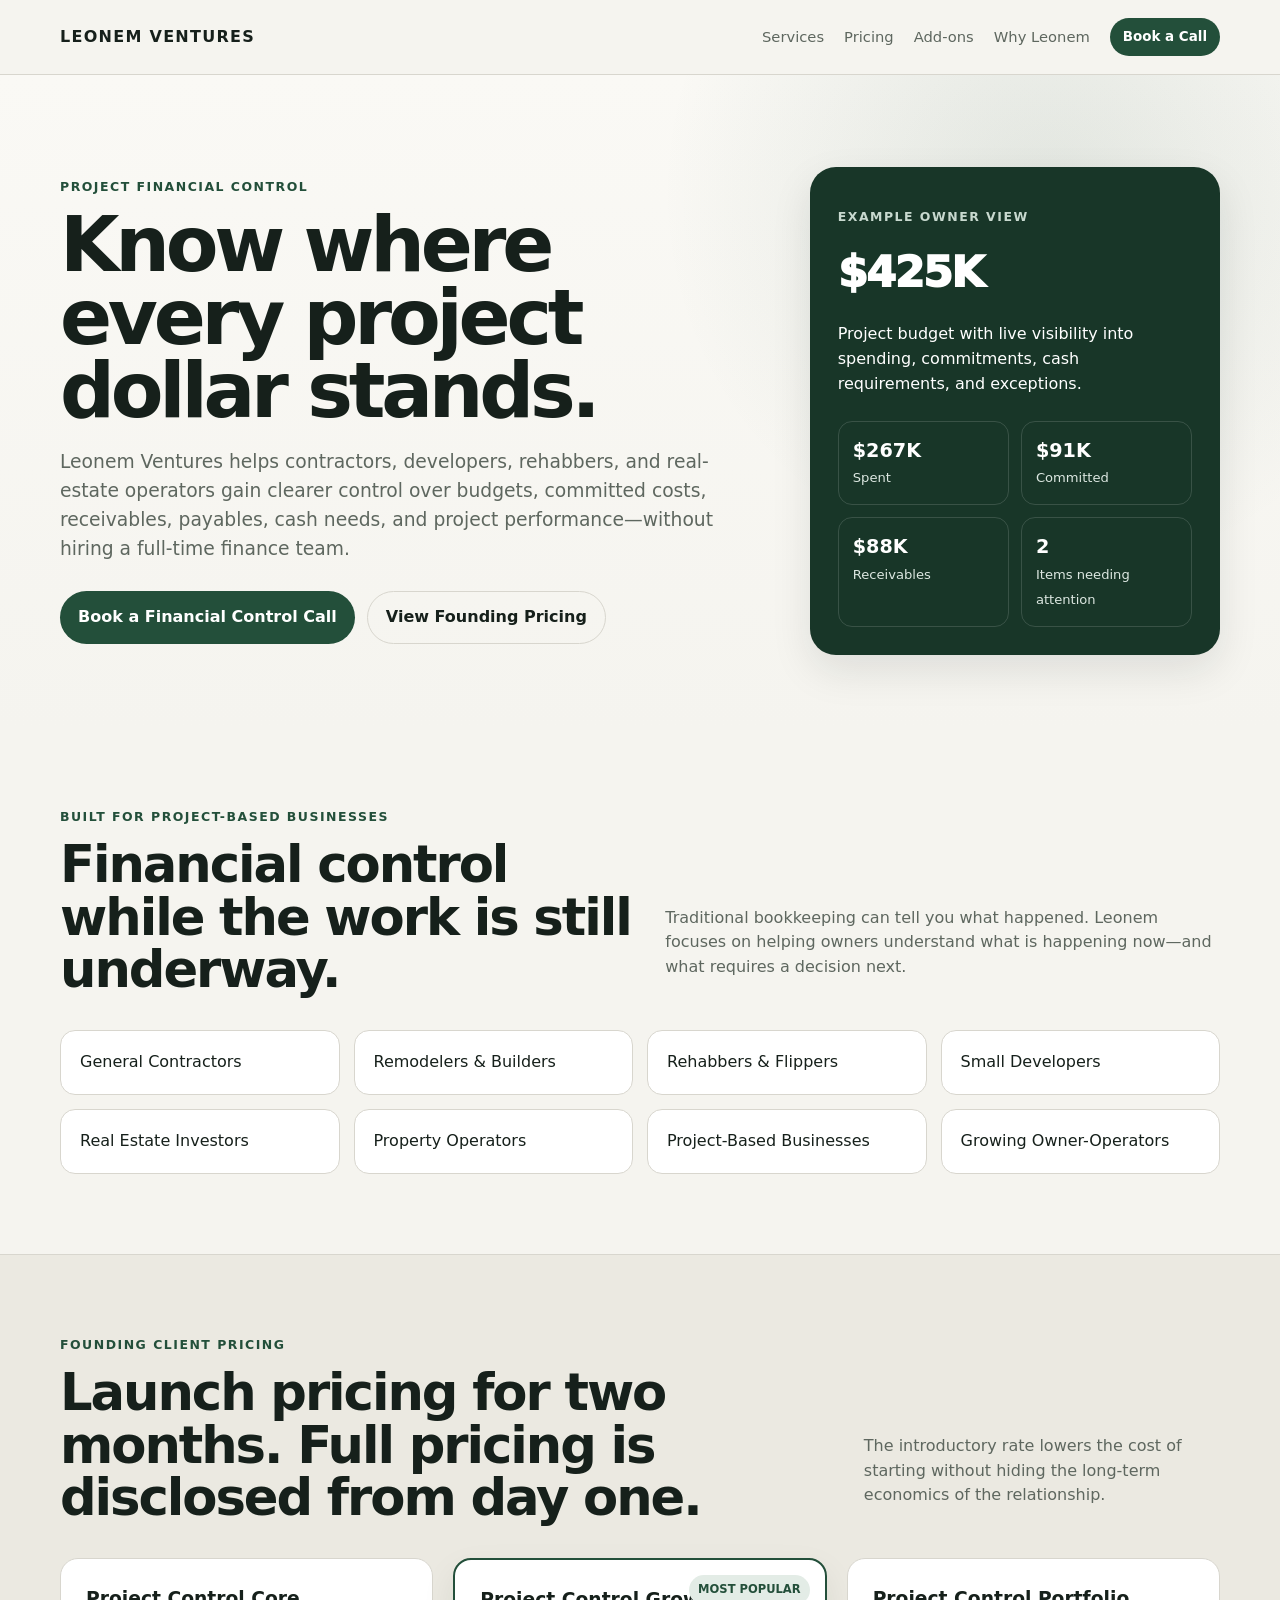
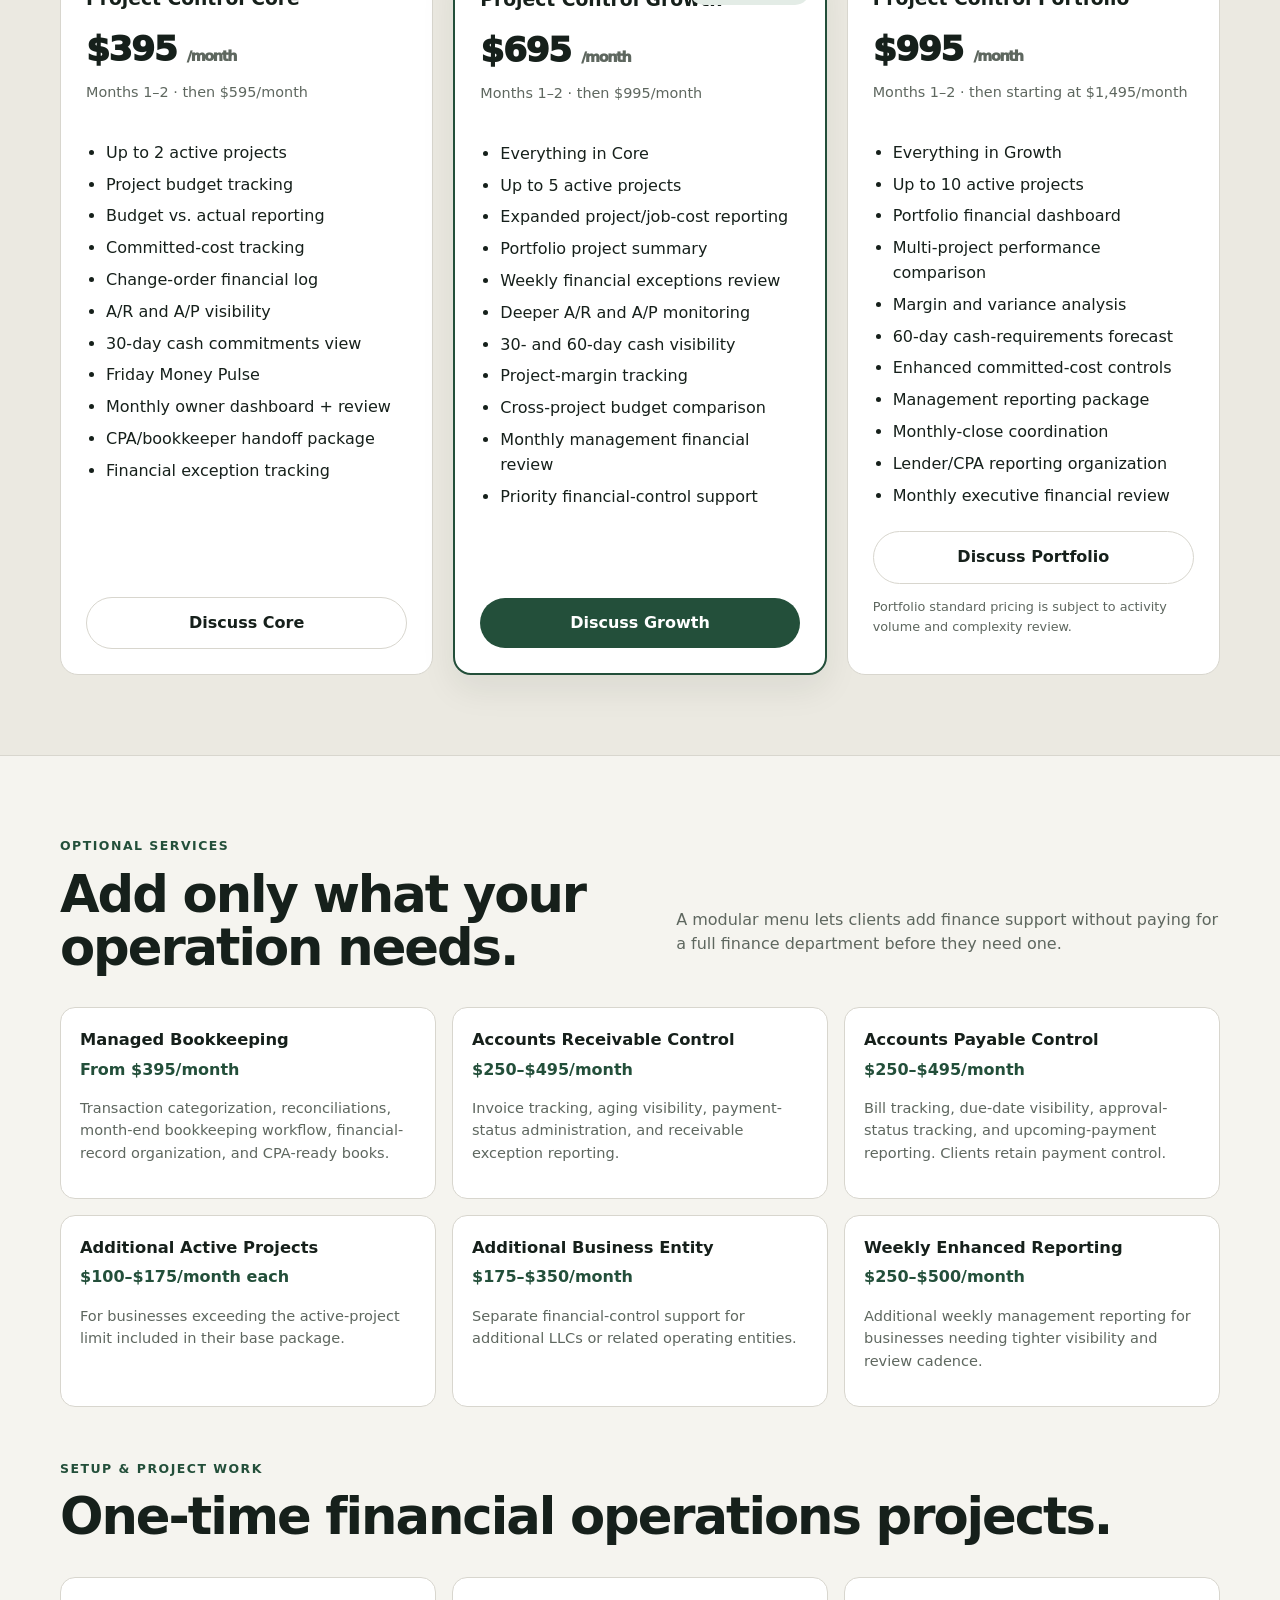
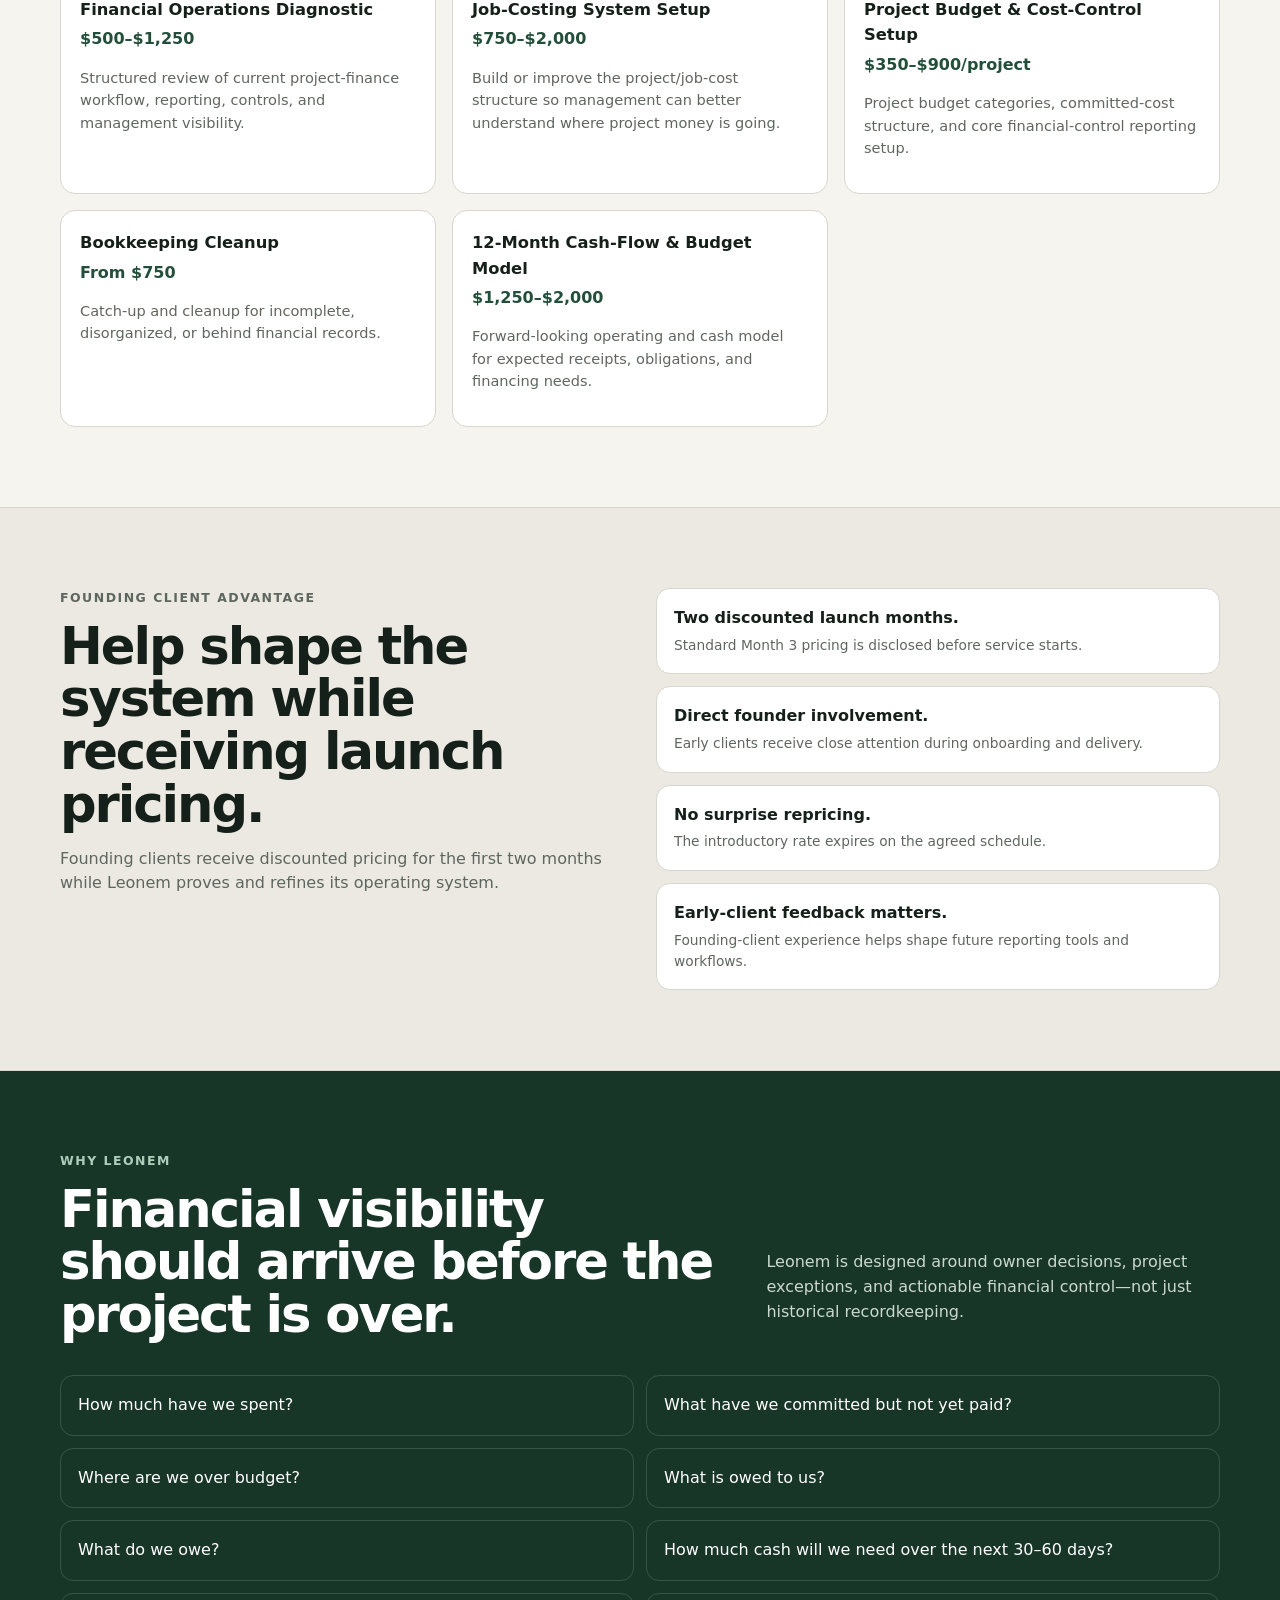
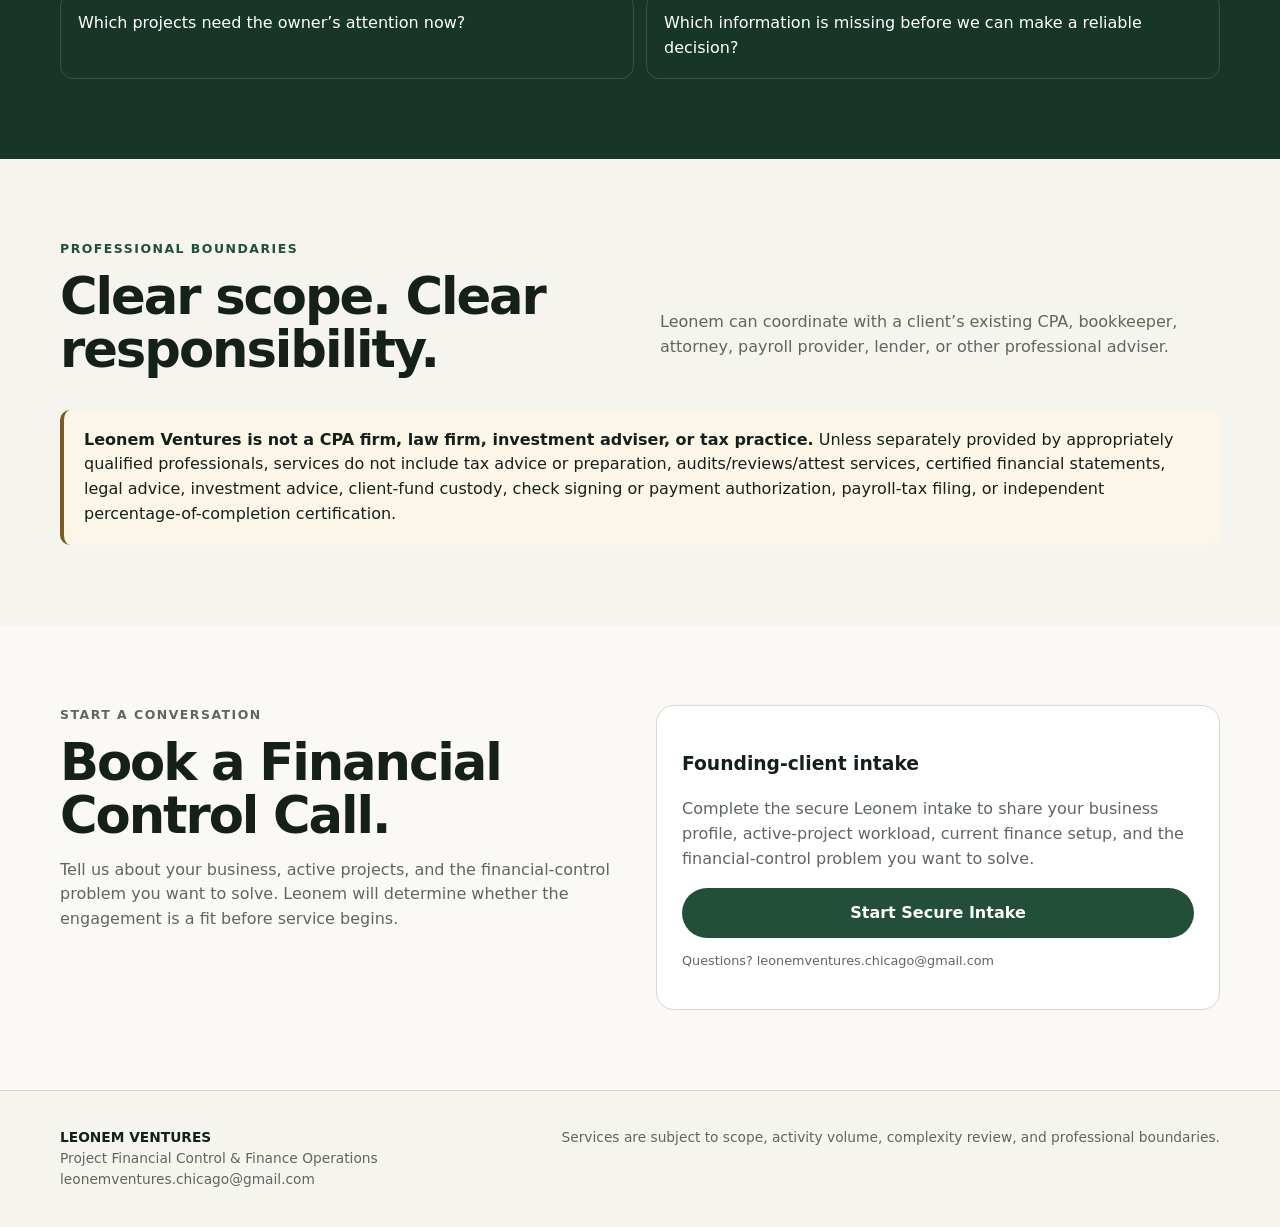
<file: index.html>
<!doctype html>
<html lang="en">
<head>
  <meta charset="utf-8">
  <meta name="viewport" content="width=device-width, initial-scale=1">
  <meta name="description" content="Leonem Ventures provides project financial control and finance operations for contractors, developers, rehabbers, and real-estate operators.">
  <title>Leonem Ventures | Project Financial Control</title>
  <link rel="stylesheet" href="styles.css">
  <script>function initApollo(){var n=Math.random().toString(36).substring(7),o=document.createElement("script");
  o.src="https://assets.apollo.io/micro/website-tracker/tracker.iife.js?nocache="+n,o.async=!0,o.defer=!0,
  o.onload=function(){window.trackingFunctions.onLoad({appId:"6a95fcc9fbc06c00207082d8"})},
  document.head.appendChild(o)}initApollo();</script>
</head>
<body>
  <header class="site-header">
    <div class="wrap nav">
      <a class="brand" href="#top">LEONEM VENTURES</a>
      <nav aria-label="Primary navigation">
        <a href="#services">Services</a>
        <a href="#pricing">Pricing</a>
        <a href="#addons">Add-ons</a>
        <a href="#why">Why Leonem</a>
        <a class="button small" href="#contact">Book a Call</a>
      </nav>
    </div>
  </header>

  <main id="top">
    <section class="hero">
      <div class="wrap hero-grid">
        <div>
          <p class="eyebrow">Project Financial Control</p>
          <h1>Know where every project dollar stands.</h1>
          <p class="lead">Leonem Ventures helps contractors, developers, rehabbers, and real-estate operators gain clearer control over budgets, committed costs, receivables, payables, cash needs, and project performance—without hiring a full-time finance team.</p>
          <div class="actions">
            <a class="button" href="#contact">Book a Financial Control Call</a>
            <a class="button ghost" href="#pricing">View Founding Pricing</a>
          </div>
        </div>
        <aside class="owner-view" aria-label="Example owner financial view">
          <p class="overline">Example owner view</p>
          <div class="big-number">$425K</div>
          <p>Project budget with live visibility into spending, commitments, cash requirements, and exceptions.</p>
          <div class="metric-grid">
            <div><strong>$267K</strong><span>Spent</span></div>
            <div><strong>$91K</strong><span>Committed</span></div>
            <div><strong>$88K</strong><span>Receivables</span></div>
            <div><strong>2</strong><span>Items needing attention</span></div>
          </div>
        </aside>
      </div>
    </section>

    <section id="services">
      <div class="wrap">
        <div class="section-head">
          <div><p class="eyebrow">Built for project-based businesses</p><h2>Financial control while the work is still underway.</h2></div>
          <p>Traditional bookkeeping can tell you what happened. Leonem focuses on helping owners understand what is happening now—and what requires a decision next.</p>
        </div>
        <div class="audience-grid">
          <div>General Contractors</div><div>Remodelers & Builders</div><div>Rehabbers & Flippers</div><div>Small Developers</div>
          <div>Real Estate Investors</div><div>Property Operators</div><div>Project-Based Businesses</div><div>Growing Owner-Operators</div>
        </div>
      </div>
    </section>

    <section id="pricing" class="soft">
      <div class="wrap">
        <div class="section-head">
          <div><p class="eyebrow">Founding client pricing</p><h2>Launch pricing for two months. Full pricing is disclosed from day one.</h2></div>
          <p>The introductory rate lowers the cost of starting without hiding the long-term economics of the relationship.</p>
        </div>
        <div class="pricing-grid">
          <article class="price-card">
            <h3>Project Control Core</h3>
            <p class="price">$395 <span>/month</span></p>
            <p class="after">Months 1–2 · then $595/month</p>
            <ul>
              <li>Up to 2 active projects</li><li>Project budget tracking</li><li>Budget vs. actual reporting</li><li>Committed-cost tracking</li><li>Change-order financial log</li><li>A/R and A/P visibility</li><li>30-day cash commitments view</li><li>Friday Money Pulse</li><li>Monthly owner dashboard + review</li><li>CPA/bookkeeper handoff package</li><li>Financial exception tracking</li>
            </ul>
            <a class="button ghost full" href="#contact">Discuss Core</a>
          </article>

          <article class="price-card featured">
            <span class="badge">Most Popular</span>
            <h3>Project Control Growth</h3>
            <p class="price">$695 <span>/month</span></p>
            <p class="after">Months 1–2 · then $995/month</p>
            <ul>
              <li>Everything in Core</li><li>Up to 5 active projects</li><li>Expanded project/job-cost reporting</li><li>Portfolio project summary</li><li>Weekly financial exceptions review</li><li>Deeper A/R and A/P monitoring</li><li>30- and 60-day cash visibility</li><li>Project-margin tracking</li><li>Cross-project budget comparison</li><li>Monthly management financial review</li><li>Priority financial-control support</li>
            </ul>
            <a class="button full" href="#contact">Discuss Growth</a>
          </article>

          <article class="price-card">
            <h3>Project Control Portfolio</h3>
            <p class="price">$995 <span>/month</span></p>
            <p class="after">Months 1–2 · then starting at $1,495/month</p>
            <ul>
              <li>Everything in Growth</li><li>Up to 10 active projects</li><li>Portfolio financial dashboard</li><li>Multi-project performance comparison</li><li>Margin and variance analysis</li><li>60-day cash-requirements forecast</li><li>Enhanced committed-cost controls</li><li>Management reporting package</li><li>Monthly-close coordination</li><li>Lender/CPA reporting organization</li><li>Monthly executive financial review</li>
            </ul>
            <a class="button ghost full" href="#contact">Discuss Portfolio</a>
            <p class="fine">Portfolio standard pricing is subject to activity volume and complexity review.</p>
          </article>
        </div>
      </div>
    </section>

    <section id="addons">
      <div class="wrap">
        <div class="section-head">
          <div><p class="eyebrow">Optional services</p><h2>Add only what your operation needs.</h2></div>
          <p>A modular menu lets clients add finance support without paying for a full finance department before they need one.</p>
        </div>
        <div class="service-grid">
          <article><h3>Managed Bookkeeping</h3><strong>From $395/month</strong><p>Transaction categorization, reconciliations, month-end bookkeeping workflow, financial-record organization, and CPA-ready books.</p></article>
          <article><h3>Accounts Receivable Control</h3><strong>$250–$495/month</strong><p>Invoice tracking, aging visibility, payment-status administration, and receivable exception reporting.</p></article>
          <article><h3>Accounts Payable Control</h3><strong>$250–$495/month</strong><p>Bill tracking, due-date visibility, approval-status tracking, and upcoming-payment reporting. Clients retain payment control.</p></article>
          <article><h3>Additional Active Projects</h3><strong>$100–$175/month each</strong><p>For businesses exceeding the active-project limit included in their base package.</p></article>
          <article><h3>Additional Business Entity</h3><strong>$175–$350/month</strong><p>Separate financial-control support for additional LLCs or related operating entities.</p></article>
          <article><h3>Weekly Enhanced Reporting</h3><strong>$250–$500/month</strong><p>Additional weekly management reporting for businesses needing tighter visibility and review cadence.</p></article>
        </div>

        <div class="section-head second">
          <div><p class="eyebrow">Setup & project work</p><h2>One-time financial operations projects.</h2></div>
        </div>
        <div class="service-grid">
          <article><h3>Financial Operations Diagnostic</h3><strong>$500–$1,250</strong><p>Structured review of current project-finance workflow, reporting, controls, and management visibility.</p></article>
          <article><h3>Job-Costing System Setup</h3><strong>$750–$2,000</strong><p>Build or improve the project/job-cost structure so management can better understand where project money is going.</p></article>
          <article><h3>Project Budget & Cost-Control Setup</h3><strong>$350–$900/project</strong><p>Project budget categories, committed-cost structure, and core financial-control reporting setup.</p></article>
          <article><h3>Bookkeeping Cleanup</h3><strong>From $750</strong><p>Catch-up and cleanup for incomplete, disorganized, or behind financial records.</p></article>
          <article><h3>12-Month Cash-Flow & Budget Model</h3><strong>$1,250–$2,000</strong><p>Forward-looking operating and cash model for expected receipts, obligations, and financing needs.</p></article>
        </div>
      </div>
    </section>

    <section class="founding">
      <div class="wrap two-col">
        <div><p class="eyebrow">Founding client advantage</p><h2>Help shape the system while receiving launch pricing.</h2><p>Founding clients receive discounted pricing for the first two months while Leonem proves and refines its operating system.</p></div>
        <div class="adv-list">
          <div><strong>Two discounted launch months.</strong><span>Standard Month 3 pricing is disclosed before service starts.</span></div>
          <div><strong>Direct founder involvement.</strong><span>Early clients receive close attention during onboarding and delivery.</span></div>
          <div><strong>No surprise repricing.</strong><span>The introductory rate expires on the agreed schedule.</span></div>
          <div><strong>Early-client feedback matters.</strong><span>Founding-client experience helps shape future reporting tools and workflows.</span></div>
        </div>
      </div>
    </section>

    <section id="why" class="dark">
      <div class="wrap">
        <div class="section-head">
          <div><p class="eyebrow light">Why Leonem</p><h2>Financial visibility should arrive before the project is over.</h2></div>
          <p>Leonem is designed around owner decisions, project exceptions, and actionable financial control—not just historical recordkeeping.</p>
        </div>
        <div class="question-grid">
          <div>How much have we spent?</div><div>What have we committed but not yet paid?</div><div>Where are we over budget?</div><div>What is owed to us?</div><div>What do we owe?</div><div>How much cash will we need over the next 30–60 days?</div><div>Which projects need the owner’s attention now?</div><div>Which information is missing before we can make a reliable decision?</div>
        </div>
      </div>
    </section>

    <section id="boundaries">
      <div class="wrap">
        <div class="section-head"><div><p class="eyebrow">Professional boundaries</p><h2>Clear scope. Clear responsibility.</h2></div><p>Leonem can coordinate with a client’s existing CPA, bookkeeper, attorney, payroll provider, lender, or other professional adviser.</p></div>
        <div class="notice"><strong>Leonem Ventures is not a CPA firm, law firm, investment adviser, or tax practice.</strong> Unless separately provided by appropriately qualified professionals, services do not include tax advice or preparation, audits/reviews/attest services, certified financial statements, legal advice, investment advice, client-fund custody, check signing or payment authorization, payroll-tax filing, or independent percentage-of-completion certification.</div>
      </div>
    </section>

    <section id="contact" class="contact">
      <div class="wrap two-col">
        <div><p class="eyebrow">Start a conversation</p><h2>Book a Financial Control Call.</h2><p>Tell us about your business, active projects, and the financial-control problem you want to solve. Leonem will determine whether the engagement is a fit before service begins.</p></div>
        <div class="contact-card">
          <h3>Founding-client intake</h3>
          <p>The customer site is ready. A real booking, email, or CRM destination will be connected before public outreach begins so customer information is never sent to a placeholder.</p>
          <a class="button full" href="#top">Review Services & Pricing</a>
        </div>
      </div>
    </section>
  </main>

  <footer>
    <div class="wrap footer-grid"><div><strong>LEONEM VENTURES</strong><br>Project Financial Control & Finance Operations</div><div>Services are subject to scope, activity volume, complexity review, and professional boundaries.</div></div>
  </footer>
  <script src="script.js"></script>
</body>
</html>
</file>
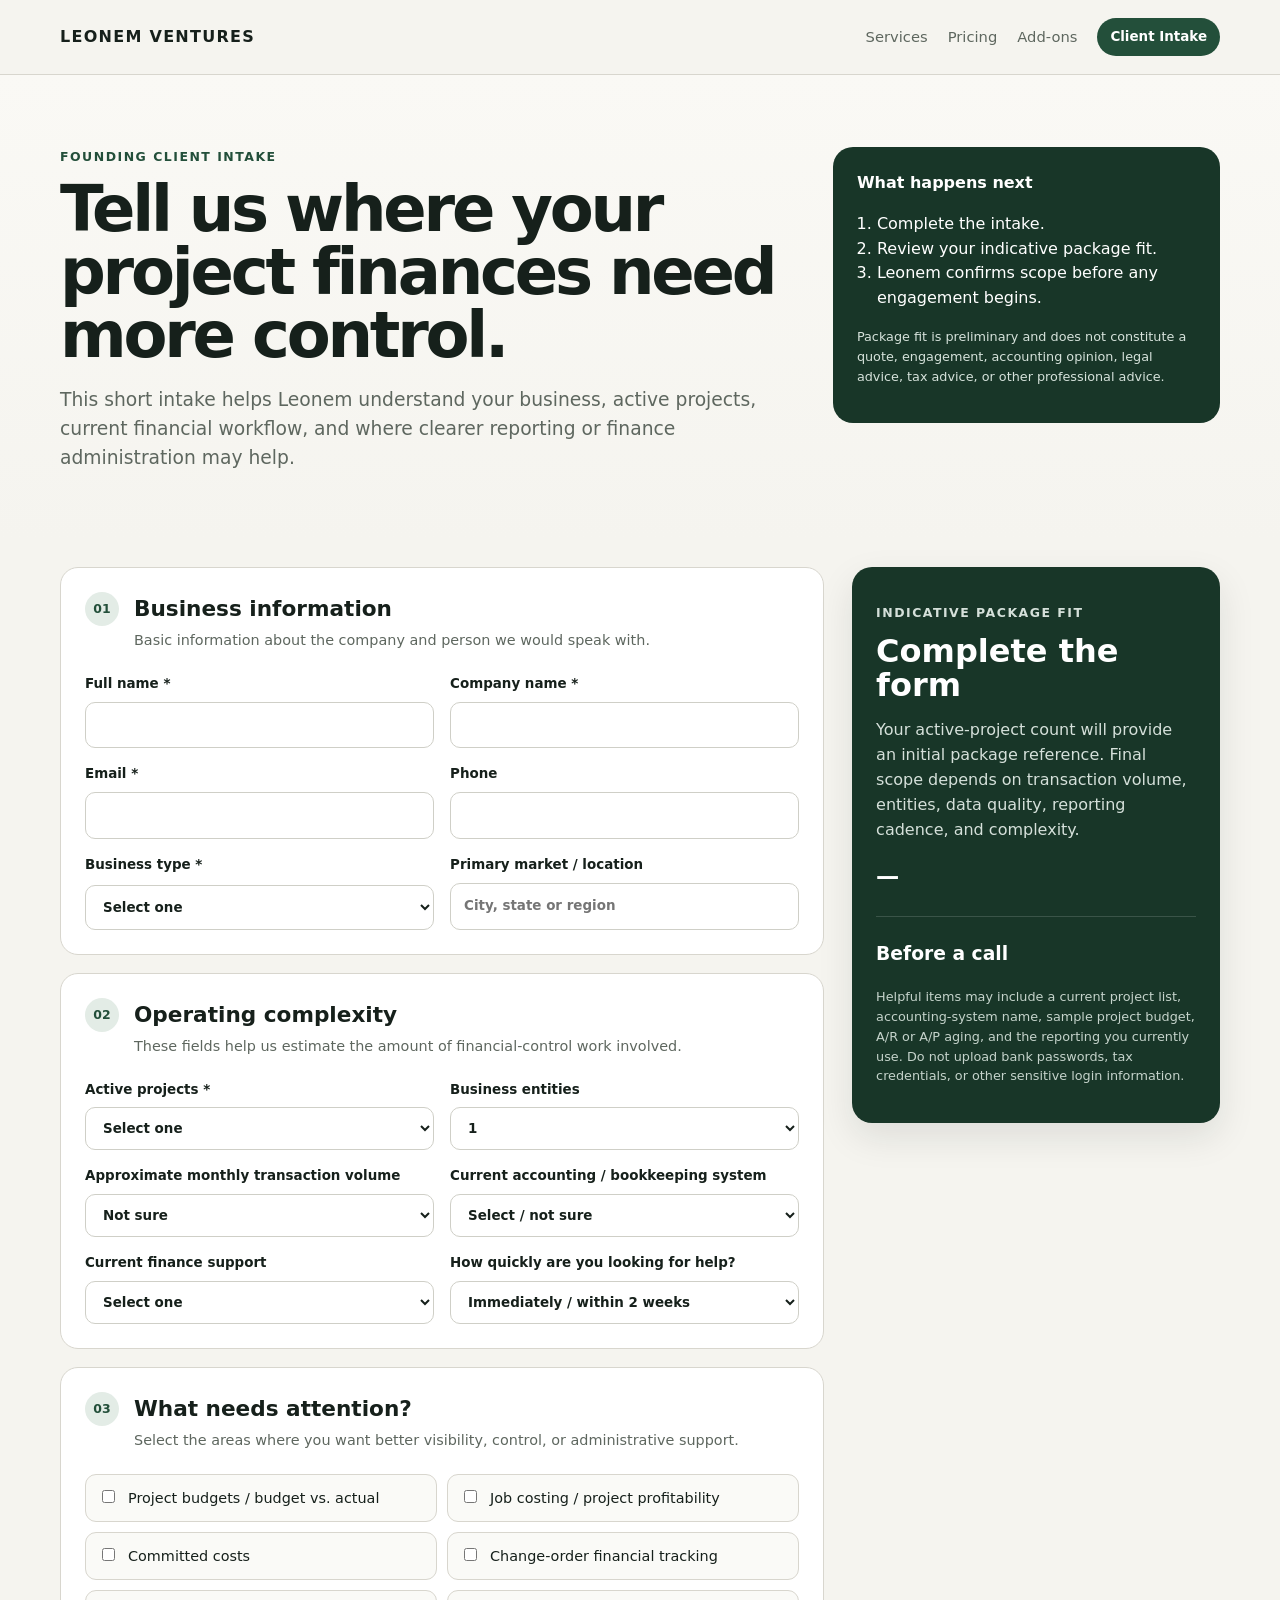
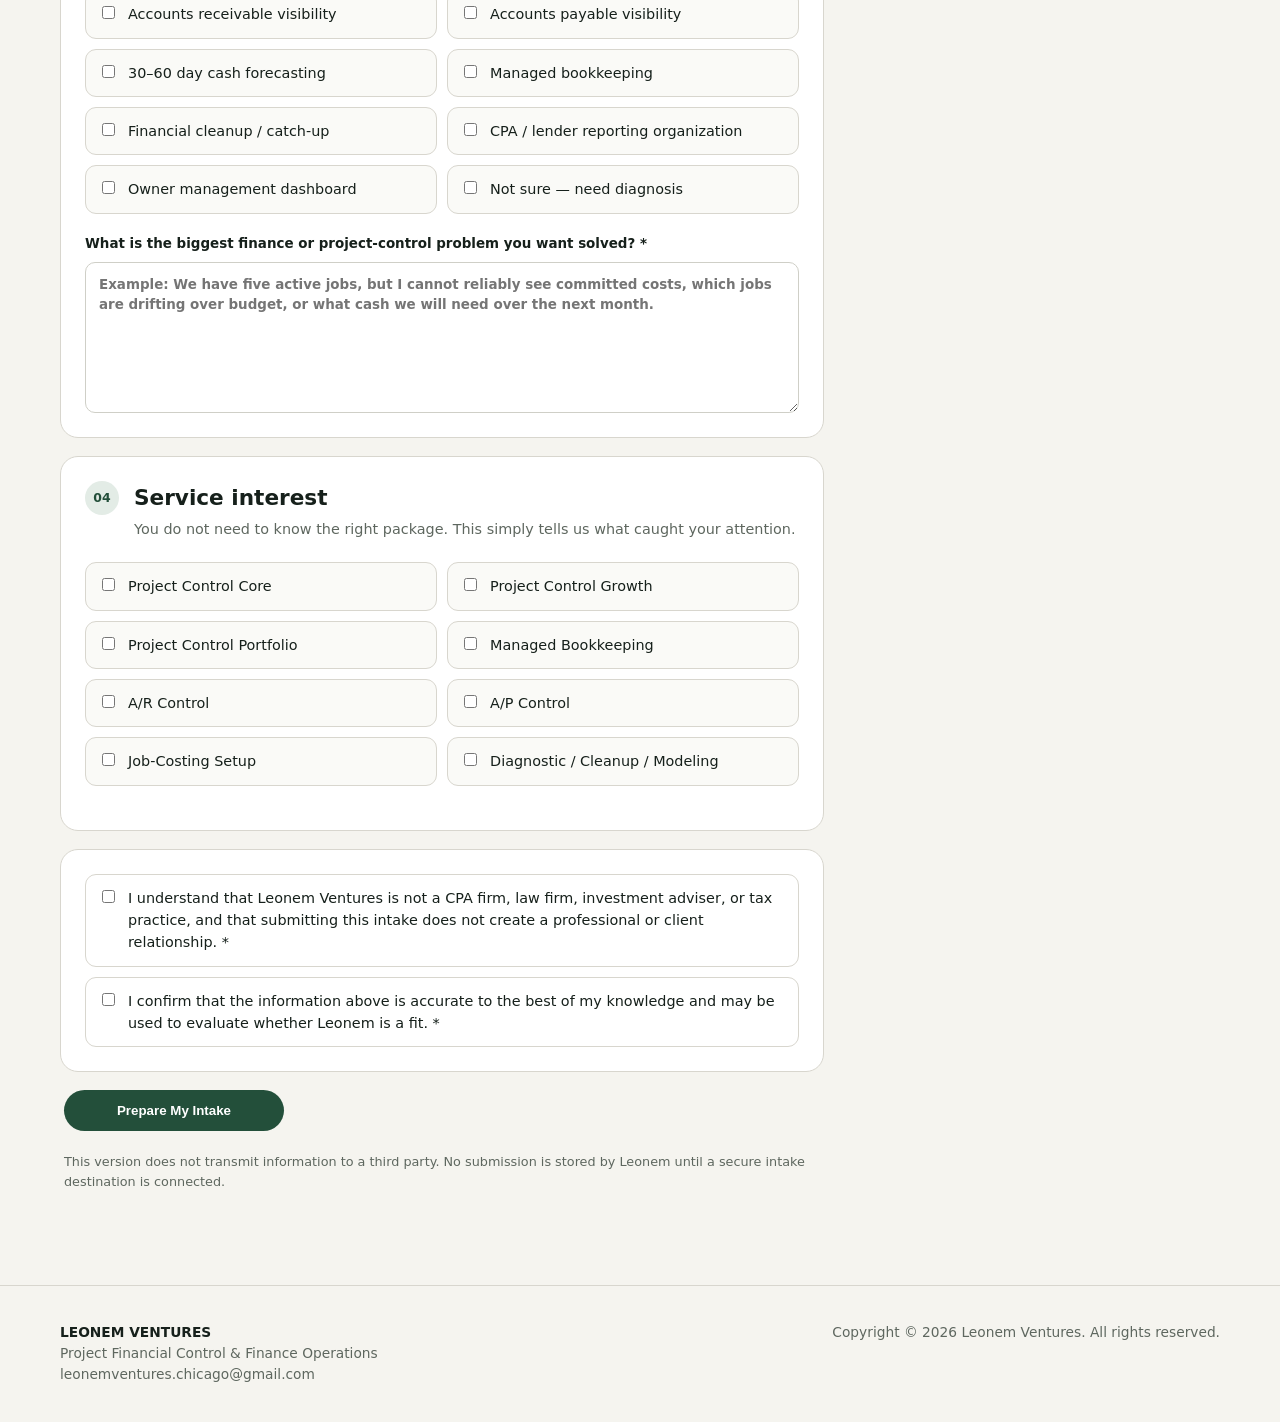
<file: intake.html>
<!doctype html>
<html lang="en">
<head>
  <meta charset="utf-8">
  <meta name="viewport" content="width=device-width, initial-scale=1">
  <meta name="description" content="Leonem Ventures founding client intake form for contractors, developers, rehabbers, and real-estate operators.">
  <title>Founding Client Intake | Leonem Ventures</title>
  <link rel="stylesheet" href="styles.css">
</head>
<body>
  <header class="site-header">
    <div class="wrap nav">
      <a class="brand" href="index.html">LEONEM VENTURES</a>
      <nav aria-label="Primary navigation">
        <a href="index.html#services">Services</a>
        <a href="index.html#pricing">Pricing</a>
        <a href="index.html#addons">Add-ons</a>
        <a class="button small" href="intake.html" aria-current="page">Client Intake</a>
      </nav>
    </div>
  </header>

  <main>
    <section class="intake-hero">
      <div class="wrap intake-intro">
        <div>
          <p class="eyebrow">Founding Client Intake</p>
          <h1>Tell us where your project finances need more control.</h1>
          <p class="lead">This short intake helps Leonem understand your business, active projects, current financial workflow, and where clearer reporting or finance administration may help.</p>
        </div>
        <aside class="intake-side-note">
          <strong>What happens next</strong>
          <ol>
            <li>Complete the intake.</li>
            <li>Review your indicative package fit.</li>
            <li>Leonem confirms scope before any engagement begins.</li>
          </ol>
          <p class="fine">Package fit is preliminary and does not constitute a quote, engagement, accounting opinion, legal advice, tax advice, or other professional advice.</p>
        </aside>
      </div>
    </section>

    <section class="intake-section">
      <div class="wrap intake-layout">
        <form id="intakeForm" class="intake-form" novalidate>
          <div class="form-section">
            <div class="form-section-head">
              <span>01</span>
              <div><h2>Business information</h2><p>Basic information about the company and person we would speak with.</p></div>
            </div>
            <div class="form-grid">
              <label>Full name *<input name="name" autocomplete="name" required></label>
              <label>Company name *<input name="company" autocomplete="organization" required></label>
              <label>Email *<input name="email" type="email" autocomplete="email" required></label>
              <label>Phone<input name="phone" type="tel" autocomplete="tel"></label>
              <label>Business type *
                <select name="businessType" required>
                  <option value="">Select one</option>
                  <option>General contractor</option>
                  <option>Remodeler / custom builder</option>
                  <option>Rehabber / flipper</option>
                  <option>Developer</option>
                  <option>Real-estate investor</option>
                  <option>Property operator</option>
                  <option>Specialty contractor</option>
                  <option>Other project-based business</option>
                </select>
              </label>
              <label>Primary market / location<input name="location" placeholder="City, state or region"></label>
            </div>
          </div>

          <div class="form-section">
            <div class="form-section-head">
              <span>02</span>
              <div><h2>Operating complexity</h2><p>These fields help us estimate the amount of financial-control work involved.</p></div>
            </div>
            <div class="form-grid">
              <label>Active projects *
                <select name="projects" id="projects" required>
                  <option value="">Select one</option>
                  <option value="1-2">1–2</option>
                  <option value="3-5">3–5</option>
                  <option value="6-10">6–10</option>
                  <option value="10+">More than 10</option>
                </select>
              </label>
              <label>Business entities
                <select name="entities">
                  <option>1</option><option>2</option><option>3</option><option>4+</option>
                </select>
              </label>
              <label>Approximate monthly transaction volume
                <select name="transactions">
                  <option value="">Not sure</option>
                  <option>Under 100</option><option>100–250</option><option>251–500</option><option>501–1,000</option><option>1,000+</option>
                </select>
              </label>
              <label>Current accounting / bookkeeping system
                <select name="accountingSystem">
                  <option value="">Select / not sure</option>
                  <option>QuickBooks Online</option><option>QuickBooks Desktop</option><option>Xero</option><option>Buildertrend</option><option>Procore</option><option>Spreadsheets</option><option>Other</option><option>No formal system</option>
                </select>
              </label>
              <label>Current finance support
                <select name="financeSupport">
                  <option value="">Select one</option>
                  <option>Owner handles most finance work</option>
                  <option>Internal bookkeeper</option>
                  <option>Outside bookkeeper</option>
                  <option>CPA / accounting firm</option>
                  <option>Controller / finance manager</option>
                  <option>Combination of providers</option>
                  <option>None</option>
                </select>
              </label>
              <label>How quickly are you looking for help?
                <select name="timing">
                  <option>Immediately / within 2 weeks</option><option>Within 30 days</option><option>Within 60–90 days</option><option>Just exploring</option>
                </select>
              </label>
            </div>
          </div>

          <div class="form-section">
            <div class="form-section-head">
              <span>03</span>
              <div><h2>What needs attention?</h2><p>Select the areas where you want better visibility, control, or administrative support.</p></div>
            </div>
            <div class="check-grid">
              <label><input type="checkbox" name="needs" value="Project budgets / budget vs. actual">Project budgets / budget vs. actual</label>
              <label><input type="checkbox" name="needs" value="Job costing / project profitability">Job costing / project profitability</label>
              <label><input type="checkbox" name="needs" value="Committed costs">Committed costs</label>
              <label><input type="checkbox" name="needs" value="Change-order financial tracking">Change-order financial tracking</label>
              <label><input type="checkbox" name="needs" value="Accounts receivable visibility">Accounts receivable visibility</label>
              <label><input type="checkbox" name="needs" value="Accounts payable visibility">Accounts payable visibility</label>
              <label><input type="checkbox" name="needs" value="Cash forecasting">30–60 day cash forecasting</label>
              <label><input type="checkbox" name="needs" value="Managed bookkeeping">Managed bookkeeping</label>
              <label><input type="checkbox" name="needs" value="Financial cleanup / catch-up">Financial cleanup / catch-up</label>
              <label><input type="checkbox" name="needs" value="CPA / lender reporting organization">CPA / lender reporting organization</label>
              <label><input type="checkbox" name="needs" value="Owner management dashboard">Owner management dashboard</label>
              <label><input type="checkbox" name="needs" value="Not sure — need diagnosis">Not sure — need diagnosis</label>
            </div>
            <label class="block-label">What is the biggest finance or project-control problem you want solved? *
              <textarea name="problem" rows="6" required placeholder="Example: We have five active jobs, but I cannot reliably see committed costs, which jobs are drifting over budget, or what cash we will need over the next month."></textarea>
            </label>
          </div>

          <div class="form-section">
            <div class="form-section-head">
              <span>04</span>
              <div><h2>Service interest</h2><p>You do not need to know the right package. This simply tells us what caught your attention.</p></div>
            </div>
            <div class="check-grid compact">
              <label><input type="checkbox" name="interest" value="Project Control Core">Project Control Core</label>
              <label><input type="checkbox" name="interest" value="Project Control Growth">Project Control Growth</label>
              <label><input type="checkbox" name="interest" value="Project Control Portfolio">Project Control Portfolio</label>
              <label><input type="checkbox" name="interest" value="Managed Bookkeeping">Managed Bookkeeping</label>
              <label><input type="checkbox" name="interest" value="A/R Control">A/R Control</label>
              <label><input type="checkbox" name="interest" value="A/P Control">A/P Control</label>
              <label><input type="checkbox" name="interest" value="Job-Costing Setup">Job-Costing Setup</label>
              <label><input type="checkbox" name="interest" value="Diagnostic / Cleanup / Modeling">Diagnostic / Cleanup / Modeling</label>
            </div>
          </div>

          <div class="form-section agreement-section">
            <label class="agreement"><input type="checkbox" name="boundaryAcknowledgement" required><span>I understand that Leonem Ventures is not a CPA firm, law firm, investment adviser, or tax practice, and that submitting this intake does not create a professional or client relationship. *</span></label>
            <label class="agreement"><input type="checkbox" name="accuracy" required><span>I confirm that the information above is accurate to the best of my knowledge and may be used to evaluate whether Leonem is a fit. *</span></label>
          </div>

          <div class="form-actions">
            <button class="button form-submit" type="submit">Prepare My Intake</button>
            <p class="fine">This version does not transmit information to a third party. No submission is stored by Leonem until a secure intake destination is connected.</p>
          </div>
        </form>

        <aside class="intake-summary-card" aria-live="polite">
          <p class="overline dark-text">Indicative package fit</p>
          <h2 id="fitName">Complete the form</h2>
          <p id="fitDescription">Your active-project count will provide an initial package reference. Final scope depends on transaction volume, entities, data quality, reporting cadence, and complexity.</p>
          <div id="fitPrice" class="fit-price">—</div>
          <hr>
          <h3>Before a call</h3>
          <p class="fine">Helpful items may include a current project list, accounting-system name, sample project budget, A/R or A/P aging, and the reporting you currently use. Do not upload bank passwords, tax credentials, or other sensitive login information.</p>
          <div id="intakeResult" class="intake-result" hidden>
            <h3>Intake prepared</h3>
            <p>Your answers have been formatted into a review summary. They have <strong>not</strong> been transmitted or stored by Leonem yet.</p>
            <textarea id="intakeSummary" rows="12" readonly></textarea>
            <button type="button" class="button ghost full" id="copySummary">Copy Intake Summary</button>
            <p id="copyStatus" class="fine" aria-live="polite"></p>
          </div>
        </aside>
      </div>
    </section>
  </main>

  <footer>
    <div class="wrap footer-grid"><div><strong>LEONEM VENTURES</strong><br>Project Financial Control & Finance Operations</div><div>Copyright © 2026 Leonem Ventures. All rights reserved.</div></div>
  </footer>
  <script src="script.js"></script>
</body>
</html>
</file>
<file: styles.css>
:root{--bg:#f5f4ef;--surface:#fff;--surface2:#ebe9e1;--text:#16201b;--muted:#5e675f;--line:#d8d6ce;--accent:#234f3a;--accent2:#183628;--soft:#e3ece6;--max:1160px}*{box-sizing:border-box}html{scroll-behavior:smooth}body{margin:0;font-family:Inter,ui-sans-serif,system-ui,-apple-system,BlinkMacSystemFont,"Segoe UI",sans-serif;background:var(--bg);color:var(--text);line-height:1.55}a{text-decoration:none;color:inherit}.wrap{width:min(var(--max),calc(100% - 36px));margin:auto}.site-header{position:sticky;top:0;z-index:10;background:rgba(245,244,239,.95);backdrop-filter:blur(12px);border-bottom:1px solid var(--line)}.nav{height:74px;display:flex;align-items:center;justify-content:space-between;gap:20px}.brand{font-weight:900;letter-spacing:.08em}.nav nav{display:flex;gap:20px;align-items:center;color:var(--muted);font-size:.92rem}.button{display:inline-flex;justify-content:center;align-items:center;background:var(--accent);color:#fff;padding:13px 18px;border-radius:999px;font-weight:800;border:0;cursor:pointer}.button.small{padding:9px 13px;font-size:.84rem}.button.ghost{background:transparent;color:var(--text);border:1px solid var(--line)}.button.full{width:100%}.hero{padding:92px 0 72px;background:radial-gradient(circle at 82% 18%,rgba(35,79,58,.11),transparent 33%),linear-gradient(#faf9f5,var(--bg))}.hero-grid{display:grid;grid-template-columns:1.25fr .75fr;gap:66px;align-items:center}.eyebrow{font-size:.78rem;text-transform:uppercase;letter-spacing:.12em;font-weight:900;color:var(--accent);margin:0 0 12px}.light{color:#afcdbb}.hero h1{font-size:clamp(2.8rem,6vw,5.4rem);line-height:.95;letter-spacing:-.055em;margin:0 0 20px}.lead{font-size:1.17rem;color:var(--muted);max-width:760px}.actions{display:flex;gap:12px;flex-wrap:wrap;margin-top:28px}.owner-view{background:var(--accent2);color:#fff;border-radius:26px;padding:28px;box-shadow:0 16px 40px rgba(22,32,27,.1)}.overline{text-transform:uppercase;letter-spacing:.12em;font-size:.78rem;color:#c8d9cf;font-weight:800}.big-number{font-size:2.7rem;font-weight:950;letter-spacing:-.04em}.metric-grid{display:grid;grid-template-columns:1fr 1fr;gap:12px;margin-top:24px}.metric-grid div{border:1px solid rgba(255,255,255,.14);padding:14px;border-radius:14px}.metric-grid strong{display:block;font-size:1.2rem}.metric-grid span{font-size:.82rem;color:#dce7e1}section{padding:80px 0}.section-head{display:flex;justify-content:space-between;gap:34px;align-items:end;margin-bottom:34px}.section-head h2,.two-col h2{font-size:clamp(2rem,4vw,3.2rem);line-height:1.03;letter-spacing:-.04em;margin:0}.section-head>p,.two-col>div>p{color:var(--muted);max-width:560px}.audience-grid{display:grid;grid-template-columns:repeat(4,1fr);gap:14px}.audience-grid div,.service-grid article{background:var(--surface);border:1px solid var(--line);border-radius:15px;padding:19px}.soft,.founding{background:var(--surface2);border-top:1px solid var(--line);border-bottom:1px solid var(--line)}.pricing-grid{display:grid;grid-template-columns:repeat(3,1fr);gap:20px}.price-card{position:relative;background:var(--surface);border:1px solid var(--line);border-radius:18px;padding:25px;display:flex;flex-direction:column}.price-card.featured{border:2px solid var(--accent);box-shadow:0 14px 34px rgba(25,40,31,.08)}.badge{position:absolute;right:15px;top:15px;background:var(--soft);color:var(--accent);font-size:.72rem;font-weight:900;padding:6px 9px;border-radius:999px;text-transform:uppercase}.price-card h3{margin:0 0 10px}.price{font-size:2.15rem;font-weight:950;letter-spacing:-.04em;margin:0}.price span{font-size:.9rem;color:var(--muted)}.after{font-size:.9rem;color:var(--muted);margin:4px 0 15px}.price-card ul{padding-left:20px;flex:1}.price-card li{margin:7px 0}.fine{font-size:.8rem;color:var(--muted)}.service-grid{display:grid;grid-template-columns:repeat(3,1fr);gap:16px}.service-grid h3{margin:0 0 5px;font-size:1.02rem}.service-grid strong{color:var(--accent)}.service-grid p{color:var(--muted);font-size:.91rem}.second{margin-top:52px}.two-col{display:grid;grid-template-columns:1fr 1fr;gap:32px}.adv-list{display:grid;gap:12px}.adv-list div{background:#fff;border:1px solid var(--line);border-radius:14px;padding:17px}.adv-list span{display:block;color:var(--muted);font-size:.86rem;margin-top:4px}.dark{background:var(--accent2);color:#fff}.dark .section-head>p{color:#cbd8d0}.question-grid{display:grid;grid-template-columns:repeat(2,1fr);gap:12px}.question-grid div{border:1px solid rgba(255,255,255,.14);border-radius:13px;padding:17px}.notice{background:#fbf6e8;border-left:4px solid #7a5b24;border-radius:10px;padding:18px 20px}.contact{background:#faf9f5}.contact-card{background:#fff;border:1px solid var(--line);border-radius:18px;padding:25px}.contact-card p{color:var(--muted)}footer{border-top:1px solid var(--line);padding:36px 0;color:var(--muted);font-size:.86rem}.footer-grid{display:flex;justify-content:space-between;gap:28px}.footer-grid strong{color:var(--text)}
.intake-hero{padding:72px 0 48px;background:linear-gradient(180deg,#faf9f5,var(--bg))}.intake-intro{display:grid;grid-template-columns:1.3fr .7fr;gap:54px;align-items:start}.intake-intro h1{font-size:clamp(2.6rem,5vw,4.7rem);line-height:.98;letter-spacing:-.05em;margin:0 0 18px}.intake-side-note{background:var(--accent2);color:#fff;border-radius:20px;padding:24px}.intake-side-note ol{padding-left:20px}.intake-side-note .fine{color:#d6e2db}.intake-section{padding-top:28px}.intake-layout{display:grid;grid-template-columns:minmax(0,1.35fr) minmax(280px,.65fr);gap:28px;align-items:start}.intake-form{display:grid;gap:18px}.form-section{background:#fff;border:1px solid var(--line);border-radius:18px;padding:24px}.form-section-head{display:flex;gap:15px;align-items:flex-start;margin-bottom:22px}.form-section-head>span{width:34px;height:34px;border-radius:999px;background:var(--soft);color:var(--accent);display:grid;place-items:center;font-size:.78rem;font-weight:900;flex:0 0 auto}.form-section-head h2{font-size:1.35rem;margin:0 0 4px}.form-section-head p{margin:0;color:var(--muted);font-size:.9rem}.form-grid{display:grid;grid-template-columns:1fr 1fr;gap:16px}.form-grid label,.block-label{display:grid;gap:7px;font-size:.84rem;font-weight:800}.form-grid input,.form-grid select,.block-label textarea{width:100%;border:1px solid #cfcfc7;border-radius:10px;background:#fff;color:var(--text);padding:12px 13px;font:inherit}.form-grid input:focus,.form-grid select:focus,.block-label textarea:focus{outline:none;border-color:var(--accent);box-shadow:0 0 0 3px rgba(35,79,58,.1)}.check-grid{display:grid;grid-template-columns:1fr 1fr;gap:10px;margin-bottom:20px}.check-grid label,.agreement{display:flex;gap:10px;align-items:flex-start;border:1px solid var(--line);border-radius:11px;padding:12px;background:#fafaf7;font-size:.9rem}.check-grid input,.agreement input{margin-top:3px;accent-color:var(--accent)}.agreement-section{display:grid;gap:10px}.agreement{background:#fff}.form-actions{display:flex;flex-direction:column;align-items:flex-start;gap:8px;padding:0 4px}.form-submit{min-width:220px}.intake-summary-card{position:sticky;top:94px;background:var(--accent2);color:#fff;border-radius:20px;padding:24px;box-shadow:0 14px 36px rgba(22,32,27,.1)}.intake-summary-card h2{font-size:2rem;line-height:1.05;margin:0 0 12px}.intake-summary-card p{color:#d5e0da}.intake-summary-card .fine{color:#c5d3cb}.intake-summary-card hr{border:0;border-top:1px solid rgba(255,255,255,.15);margin:22px 0}.dark-text{color:#aed0bc}.fit-price{font-size:1.45rem;font-weight:900;margin-top:14px;color:#fff}.intake-result{margin-top:22px;padding-top:20px;border-top:1px solid rgba(255,255,255,.15)}.intake-result textarea{width:100%;border-radius:10px;border:1px solid rgba(255,255,255,.2);background:#fff;color:var(--text);padding:12px;margin:8px 0 12px;font:inherit;resize:vertical}.intake-result .button.ghost{border-color:rgba(255,255,255,.35);color:#fff}.intake-result strong{color:#fff}
@media(max-width:900px){.nav nav a:not(.small){display:none}.hero-grid,.two-col,.intake-intro,.intake-layout{grid-template-columns:1fr}.pricing-grid,.service-grid{grid-template-columns:1fr}.audience-grid{grid-template-columns:1fr 1fr}.intake-summary-card{position:static}}@media(max-width:600px){.wrap{width:min(var(--max),calc(100% - 24px))}.hero{padding:58px 0}.nav{height:66px}.brand{font-size:.84rem}.section-head{display:block}.section-head>p{margin-top:14px}.metric-grid,.question-grid,.audience-grid,.form-grid,.check-grid{grid-template-columns:1fr}.footer-grid{display:block}.footer-grid div+div{margin-top:12px}.form-section{padding:18px}.intake-hero{padding-top:50px}}
</file>
